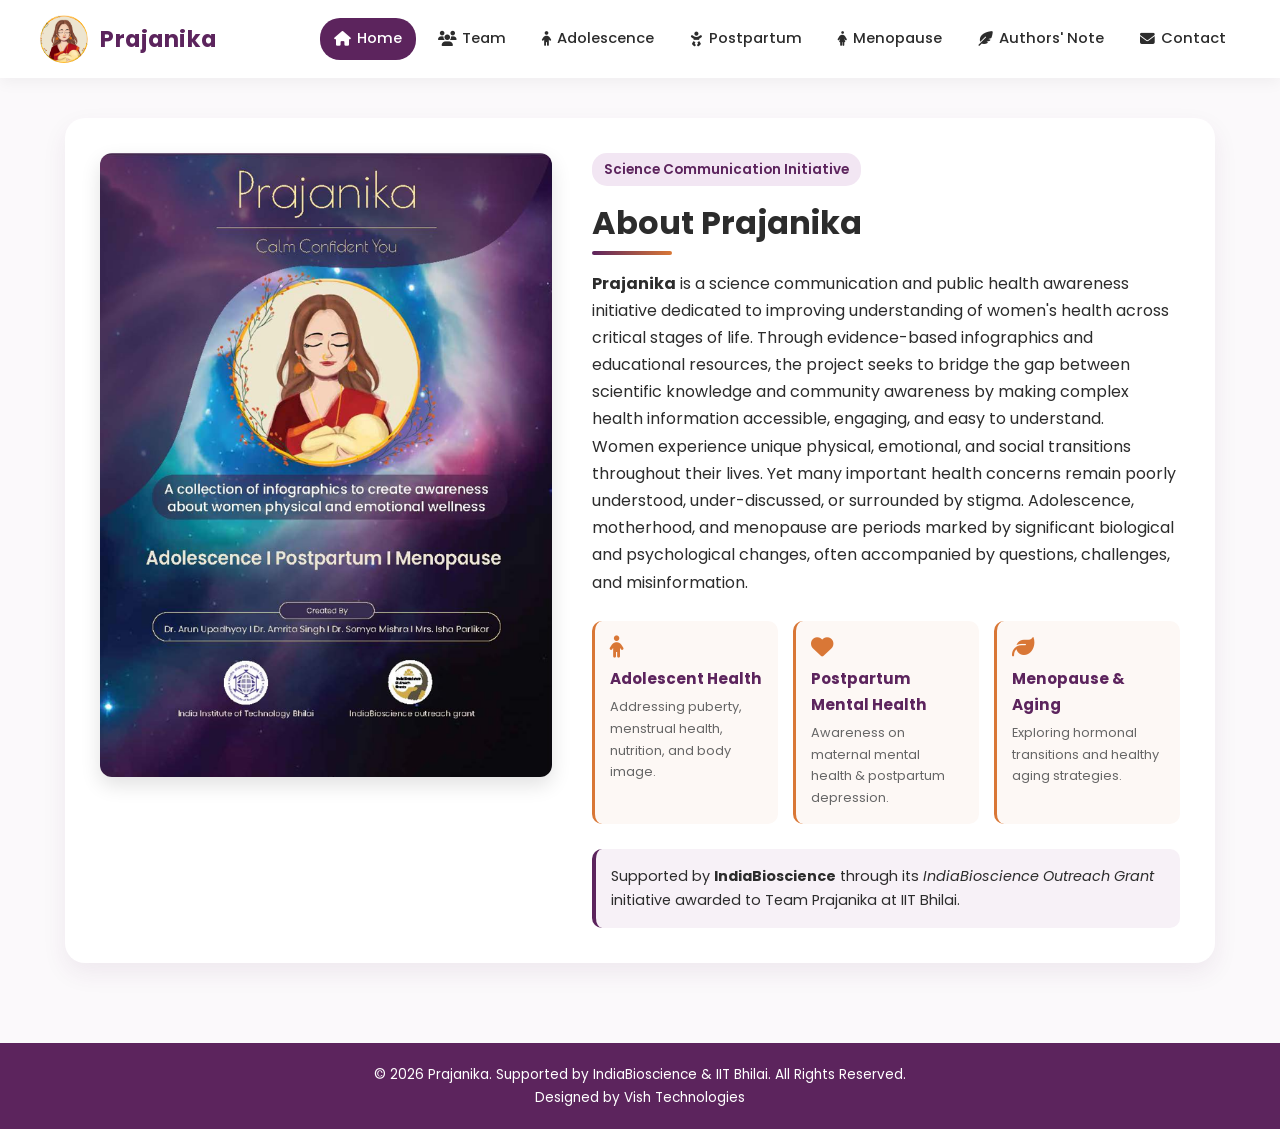
<file: index.html>
<!DOCTYPE html>
<html lang="en">
<head>
    <meta charset="UTF-8">
    <meta name="viewport" content="width=device-width, initial-scale=1.0">
    <title>Home - Prajanika</title>
    <link rel="stylesheet" href="style.css">
    <link rel="stylesheet" href="https://cdnjs.cloudflare.com/ajax/libs/font-awesome/6.4.0/css/all.min.css">
</head>
<body>

    <!-- Top Navigation Bar -->
    <header class="navbar-header">
        <div class="nav-container">
            <div class="logo-area">
                <a href="index.html">
                    <img src="images/logo.png" alt="Prajanika Logo" class="brand-logo" onerror="this.src='https://via.placeholder.com/45?text=P';">
                    <span class="brand-title">Prajanika</span>
                </a>
            </div>
            <nav>
                <ul class="nav-menu" id="navMenu">
                    <li><a href="index.html" class="nav-link active"><i class="fas fa-home"></i> Home</a></li>
                    <li><a href="team.html" class="nav-link"><i class="fas fa-users"></i> Team</a></li>
                    <li><a href="adolescence.html" class="nav-link"><i class="fas fa-child"></i> Adolescence</a></li>
                    <li><a href="postpartum.html" class="nav-link"><i class="fas fa-baby"></i> Postpartum</a></li>
                    <li><a href="menopause.html" class="nav-link"><i class="fas fa-female"></i> Menopause</a></li>
                    <li><a href="authors-note.html" class="nav-link"><i class="fas fa-feather-alt"></i> Authors' Note</a></li>
                    <li><a href="contact.html" class="nav-link"><i class="fas fa-envelope"></i> Contact</a></li>
                </ul>
            </nav>
            <div class="mobile-toggle" id="mobileToggle">
                <i class="fas fa-bars"></i>
            </div>
        </div>
    </header>

    <!-- MAIN HOME CONTENT -->
    <main class="page-container hero-layout">
        <div class="hero-image-side">
            <img src="images/H0.png" alt="Prajanika Overview Poster" class="featured-poster">
        </div>
        <div class="hero-text-side">
            <span class="badge">Science Communication Initiative</span>
            <h1>About Prajanika</h1>
            <div class="gradient-line"></div>
            <p><strong>Prajanika</strong> is a science communication and public health awareness initiative dedicated to improving understanding of women's health across critical stages of life. Through evidence-based infographics and educational resources, the project seeks to bridge the gap between scientific knowledge and community awareness by making complex health information accessible, engaging, and easy to understand.</p>
            <p>Women experience unique physical, emotional, and social transitions throughout their lives. Yet many important health concerns remain poorly understood, under-discussed, or surrounded by stigma. Adolescence, motherhood, and menopause are periods marked by significant biological and psychological changes, often accompanied by questions, challenges, and misinformation.</p>
            
            <div class="thematic-boxes">
                <div class="t-box">
                    <i class="fas fa-child"></i>
                    <h4>Adolescent Health</h4>
                    <p>Addressing puberty, menstrual health, nutrition, and body image.</p>
                </div>
                <div class="t-box">
                    <i class="fas fa-heart"></i>
                    <h4>Postpartum Mental Health</h4>
                    <p>Awareness on maternal mental health & postpartum depression.</p>
                </div>
                <div class="t-box">
                    <i class="fas fa-leaf"></i>
                    <h4>Menopause & Aging</h4>
                    <p>Exploring hormonal transitions and healthy aging strategies.</p>
                </div>
            </div>

            <div class="grant-footer">
                <p>Supported by <strong>IndiaBioscience</strong> through its <em>IndiaBioscience Outreach Grant</em> initiative awarded to Team Prajanika at IIT Bhilai.</p>
            </div>
        </div>
    </main>

    <!-- Footer -->
    <footer class="site-footer">
        <div class="footer-container">
            <p>&copy; 2026 Prajanika. Supported by IndiaBioscience & IIT Bhilai. All Rights Reserved.</p>
                       <p>Designed by Vish Technologies</p>
        </div>
    </footer>

    <script src="script.js"></script>
</body>
</html>
</file>
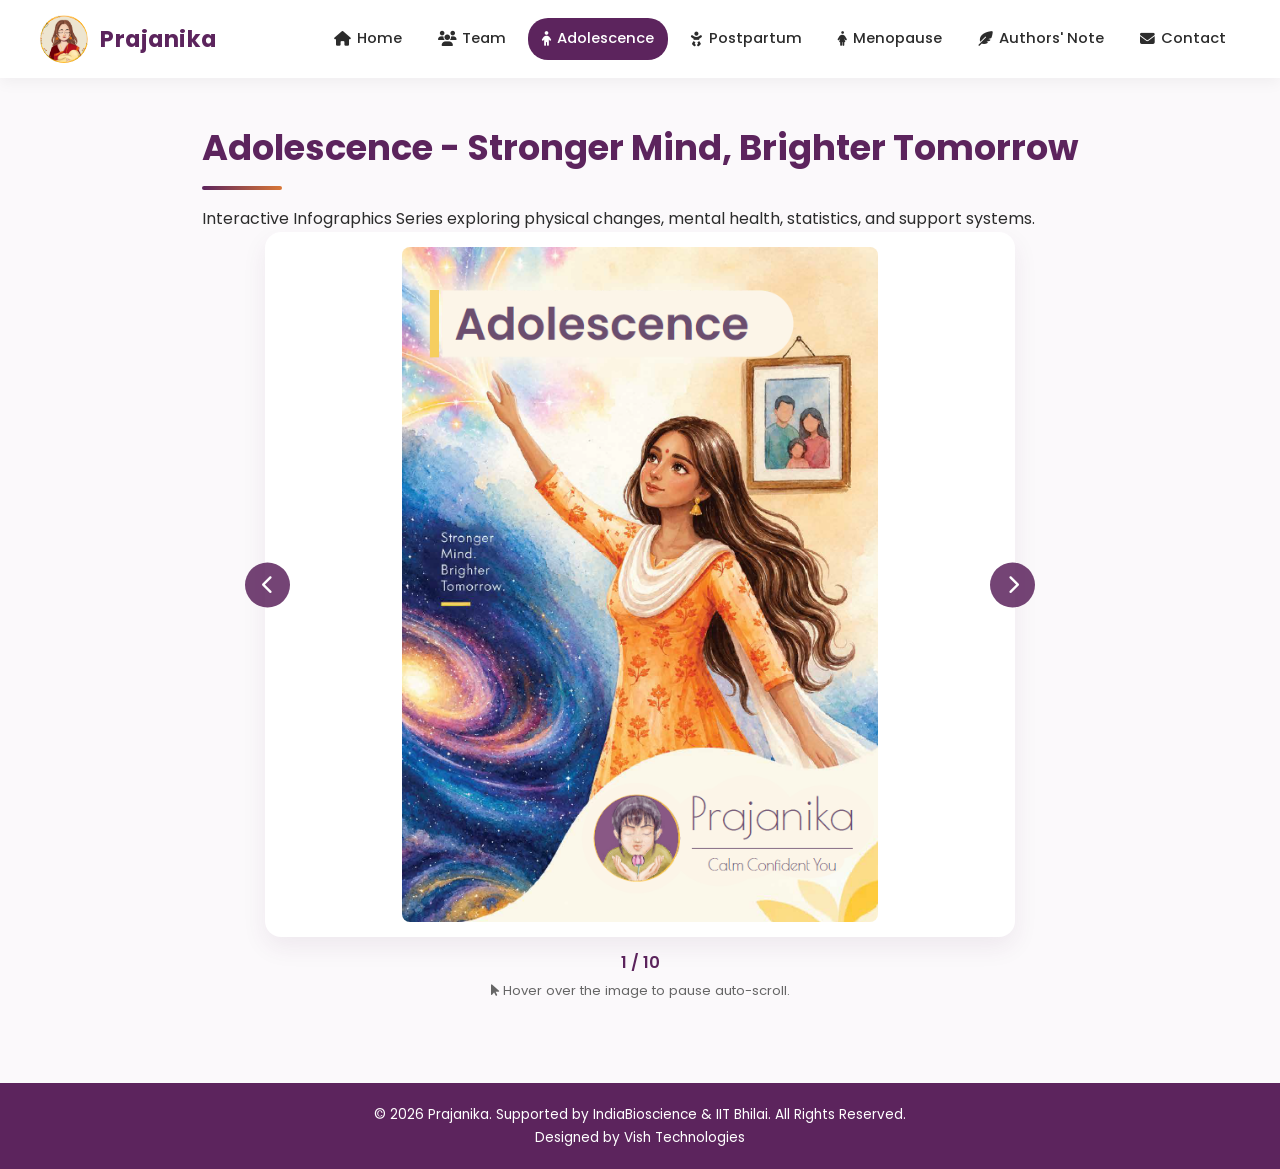
<file: adolescence.html>
<!DOCTYPE html>
<html lang="en">
<head>
    <meta charset="UTF-8">
    <meta name="viewport" content="width=device-width, initial-scale=1.0">
    <title>Adolescence - Prajanika</title>
    <link rel="stylesheet" href="style.css">
    <link rel="stylesheet" href="https://cdnjs.cloudflare.com/ajax/libs/font-awesome/6.4.0/css/all.min.css">
</head>
<body>

    <header class="navbar-header">
        <div class="nav-container">
            <div class="logo-area">
                <a href="index.html">
                    <img src="images/logo.png" alt="Prajanika Logo" class="brand-logo" onerror="this.src='https://via.placeholder.com/45?text=P';">
                    <span class="brand-title">Prajanika</span>
                </a>
            </div>
            <nav>
                <ul class="nav-menu" id="navMenu">
                    <li><a href="index.html" class="nav-link"><i class="fas fa-home"></i> Home</a></li>
                    <li><a href="team.html" class="nav-link"><i class="fas fa-users"></i> Team</a></li>
                    <li><a href="adolescence.html" class="nav-link active"><i class="fas fa-child"></i> Adolescence</a></li>
                    <li><a href="postpartum.html" class="nav-link"><i class="fas fa-baby"></i> Postpartum</a></li>
                    <li><a href="menopause.html" class="nav-link"><i class="fas fa-female"></i> Menopause</a></li>
                    <li><a href="authors-note.html" class="nav-link"><i class="fas fa-feather-alt"></i> Authors' Note</a></li>
                    <li><a href="contact.html" class="nav-link"><i class="fas fa-envelope"></i> Contact</a></li>
                </ul>
            </nav>
            <div class="mobile-toggle" id="mobileToggle"><i class="fas fa-bars"></i></div>
        </div>
    </header>

    <main class="page-container">
        <div class="section-header">
            <h2>Adolescence - Stronger Mind, Brighter Tomorrow</h2>
            <div class="gradient-line"></div>
            <p>Interactive Infographics Series exploring physical changes, mental health, statistics, and support systems.</p>
        </div>

        <div class="carousel-container">
            <button class="carousel-btn prev-btn"><i class="fas fa-chevron-left"></i></button>
            <div class="carousel-slide-area">
                <img src="images/A0.png" alt="Adolescence Cover" class="active-slide">
                <img src="images/A1.png" alt="A Journey From Childhood to Adulthood">
                <img src="images/A2.png" alt="Adolescence Physical & Hormonal Changes">
                <img src="images/A3.png" alt="Problems in Girls During Adolescence">
                <img src="images/A4.png" alt="Mental Health & Stress in Adolescence">
                <img src="images/A5.png" alt="Adolescence Statistics">
                <img src="images/A6.png" alt="India VS Global Statistics">
                <img src="images/A7.png" alt="Role of Parents">
                <img src="images/A8.png" alt="Role of Teachers">
                <img src="images/A9.png" alt="Combined Parents-Teachers-School Model">
            </div>
            <button class="carousel-btn next-btn"><i class="fas fa-chevron-right"></i></button>
        </div>
        <div class="carousel-counter"><span class="current-idx">1</span> / 10</div>
        <p class="hover-note"><i class="fas fa-mouse-pointer"></i> Hover over the image to pause auto-scroll.</p>
    </main>

    <footer class="site-footer">
        <div class="footer-container">
             <p>&copy; 2026 Prajanika. Supported by IndiaBioscience & IIT Bhilai. All Rights Reserved.</p>
                       <p>Designed by Vish Technologies</p>
        </div>
    </footer>
    <script src="script.js"></script>
</body>
</html>
</file>
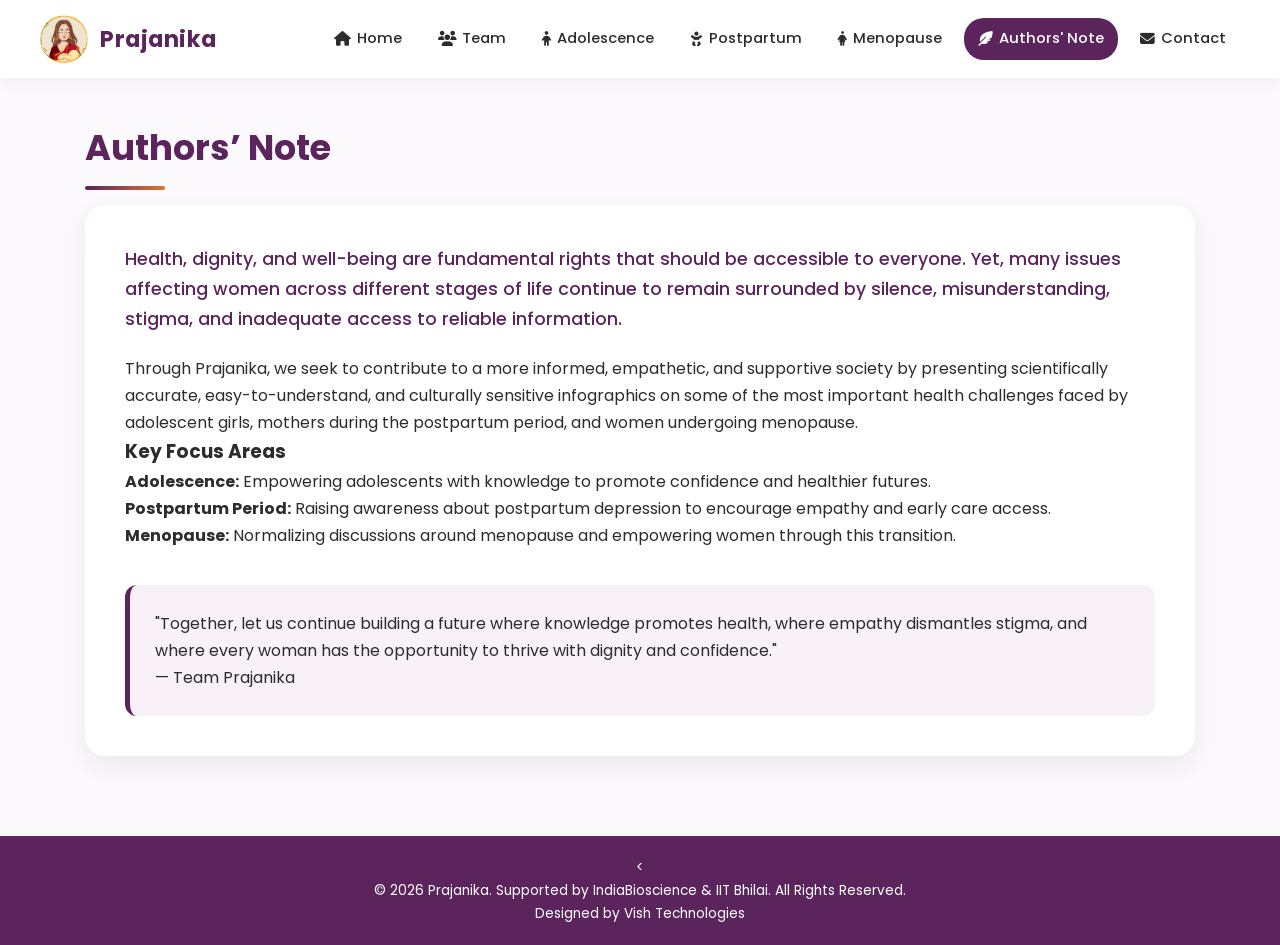
<file: authors-note.html>
<!DOCTYPE html>
<html lang="en">
<head>
    <meta charset="UTF-8">
    <meta name="viewport" content="width=device-width, initial-scale=1.0">
    <title>Authors' Note - Prajanika</title>
    <link rel="stylesheet" href="style.css">
    <link rel="stylesheet" href="https://cdnjs.cloudflare.com/ajax/libs/font-awesome/6.4.0/css/all.min.css">
</head>
<body>

    <header class="navbar-header">
        <div class="nav-container">
            <div class="logo-area">
                <a href="index.html">
                    <img src="images/logo.png" alt="Prajanika Logo" class="brand-logo" onerror="this.src='https://via.placeholder.com/45?text=P';">
                    <span class="brand-title">Prajanika</span>
                </a>
            </div>
            <nav>
                <ul class="nav-menu" id="navMenu">
                    <li><a href="index.html" class="nav-link"><i class="fas fa-home"></i> Home</a></li>
                    <li><a href="team.html" class="nav-link"><i class="fas fa-users"></i> Team</a></li>
                    <li><a href="adolescence.html" class="nav-link"><i class="fas fa-child"></i> Adolescence</a></li>
                    <li><a href="postpartum.html" class="nav-link"><i class="fas fa-baby"></i> Postpartum</a></li>
                    <li><a href="menopause.html" class="nav-link"><i class="fas fa-female"></i> Menopause</a></li>
                    <li><a href="authors-note.html" class="nav-link active"><i class="fas fa-feather-alt"></i> Authors' Note</a></li>
                    <li><a href="contact.html" class="nav-link"><i class="fas fa-envelope"></i> Contact</a></li>
                </ul>
            </nav>
            <div class="mobile-toggle" id="mobileToggle"><i class="fas fa-bars"></i></div>
        </div>
    </header>

    <main class="page-container authors-wrapper">
        <div class="section-header">
            <h2>Authors’ Note</h2>
            <div class="gradient-line"></div>
        </div>
        
        <div class="note-card">
            <p class="lead-text">Health, dignity, and well-being are fundamental rights that should be accessible to everyone. Yet, many issues affecting women across different stages of life continue to remain surrounded by silence, misunderstanding, stigma, and inadequate access to reliable information.</p>
            <p>Through Prajanika, we seek to contribute to a more informed, empathetic, and supportive society by presenting scientifically accurate, easy-to-understand, and culturally sensitive infographics on some of the most important health challenges faced by adolescent girls, mothers during the postpartum period, and women undergoing menopause.</p>
            
            <h3>Key Focus Areas</h3>
            <p><strong>Adolescence:</strong> Empowering adolescents with knowledge to promote confidence and healthier futures.</p>
            <p><strong>Postpartum Period:</strong> Raising awareness about postpartum depression to encourage empathy and early care access.</p>
            <p><strong>Menopause:</strong> Normalizing discussions around menopause and empowering women through this transition.</p>
            
            <div class="note-quote">
                <p>"Together, let us continue building a future where knowledge promotes health, where empathy dismantles stigma, and where every woman has the opportunity to thrive with dignity and confidence."</p>
                <span>— Team Prajanika</span>
            </div>
        </div>
    </main>

    <footer class="site-footer">
        <div class="footer-container">
            < <p>&copy; 2026 Prajanika. Supported by IndiaBioscience & IIT Bhilai. All Rights Reserved.</p>
                       <p>Designed by Vish Technologies</p>
        </div>
    </footer>
    <script src="script.js"></script>
</body>
</html>
</file>
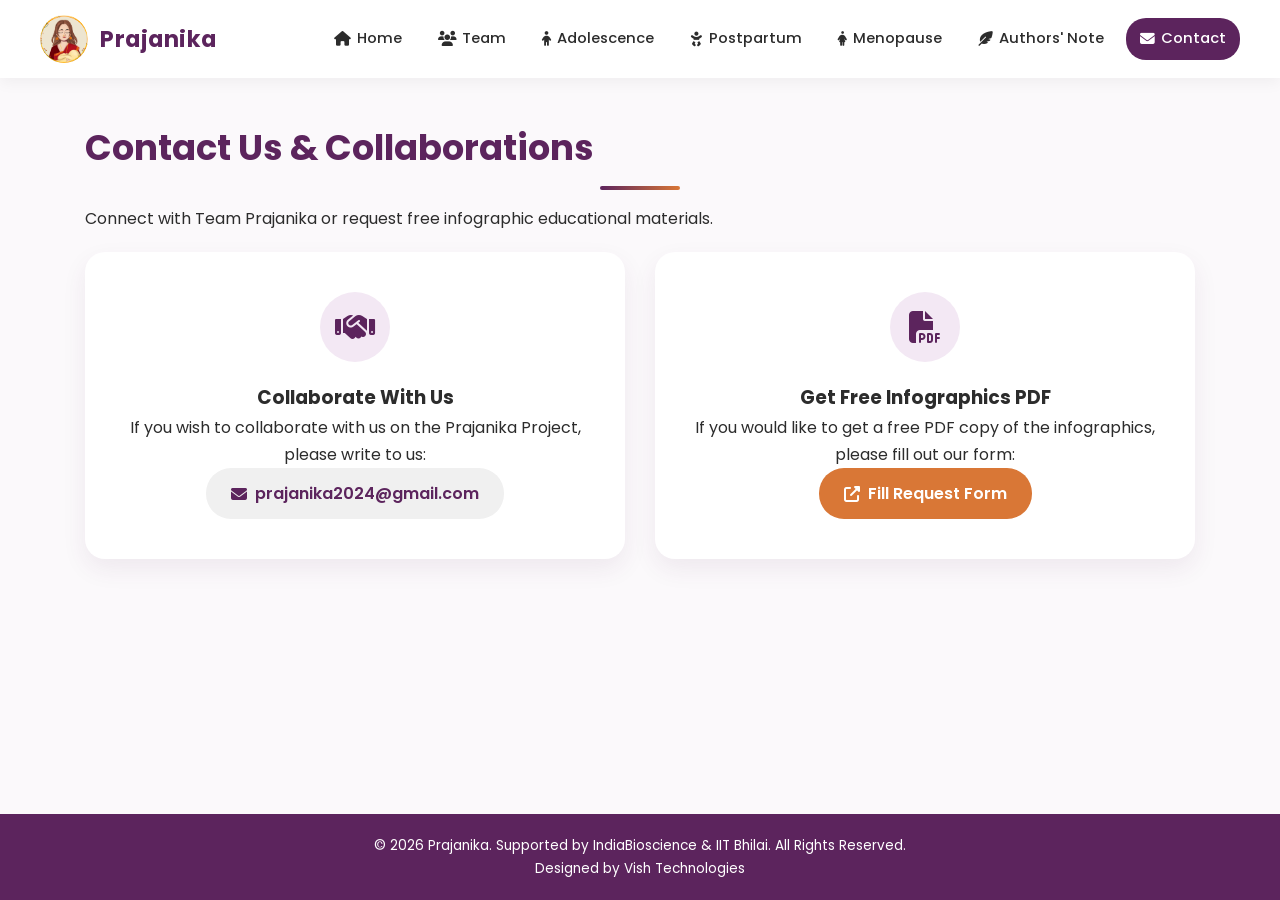
<file: contact.html>
<!DOCTYPE html>
<html lang="en">
<head>
    <meta charset="UTF-8">
    <meta name="viewport" content="width=device-width, initial-scale=1.0">
    <title>Contact - Prajanika</title>
    <link rel="stylesheet" href="style.css">
    <link rel="stylesheet" href="https://cdnjs.cloudflare.com/ajax/libs/font-awesome/6.4.0/css/all.min.css">
</head>
<body>

    <header class="navbar-header">
        <div class="nav-container">
            <div class="logo-area">
                <a href="index.html">
                    <img src="images/logo.png" alt="Prajanika Logo" class="brand-logo" onerror="this.src='https://via.placeholder.com/45?text=P';">
                    <span class="brand-title">Prajanika</span>
                </a>
            </div>
            <nav>
                <ul class="nav-menu" id="navMenu">
                    <li><a href="index.html" class="nav-link"><i class="fas fa-home"></i> Home</a></li>
                    <li><a href="team.html" class="nav-link"><i class="fas fa-users"></i> Team</a></li>
                    <li><a href="adolescence.html" class="nav-link"><i class="fas fa-child"></i> Adolescence</a></li>
                    <li><a href="postpartum.html" class="nav-link"><i class="fas fa-baby"></i> Postpartum</a></li>
                    <li><a href="menopause.html" class="nav-link"><i class="fas fa-female"></i> Menopause</a></li>
                    <li><a href="authors-note.html" class="nav-link"><i class="fas fa-feather-alt"></i> Authors' Note</a></li>
                    <li><a href="contact.html" class="nav-link active"><i class="fas fa-envelope"></i> Contact</a></li>
                </ul>
            </nav>
            <div class="mobile-toggle" id="mobileToggle"><i class="fas fa-bars"></i></div>
        </div>
    </header>

    <main class="page-container contact-wrapper">
        <div class="section-header center">
            <h2>Contact Us & Collaborations</h2>
            <div class="gradient-line center-line"></div>
            <p>Connect with Team Prajanika or request free infographic educational materials.</p>
        </div>

        <div class="contact-cards-grid">
            <div class="contact-card">
                <div class="contact-icon"><i class="fas fa-handshake"></i></div>
                <h3>Collaborate With Us</h3>
                <p>If you wish to collaborate with us on the Prajanika Project, please write to us:</p>
                <a href="mailto:prajanika2024@gmail.com" class="contact-btn">
                    <i class="fas fa-envelope"></i> prajanika2024@gmail.com
                </a>
            </div>

            <div class="contact-card highlight-card">
                <div class="contact-icon"><i class="fas fa-file-pdf"></i></div>
                <h3>Get Free Infographics PDF</h3>
                <p>If you would like to get a free PDF copy of the infographics, please fill out our form:</p>
                <a href="https://forms.gle/YxVhJnhLqwLGsRku7" target="_blank" class="contact-btn primary-btn">
                    <i class="fas fa-external-link-alt"></i> Fill Request Form
                </a>
            </div>
        </div>
    </main>

    <footer class="site-footer">
        <div class="footer-container">
            <p>&copy; 2026 Prajanika. Supported by IndiaBioscience & IIT Bhilai. All Rights Reserved.</p>
                       <p>Designed by Vish Technologies</p>
        </div>
    </footer>
    <script src="script.js"></script>
</body>
</html>
</file>
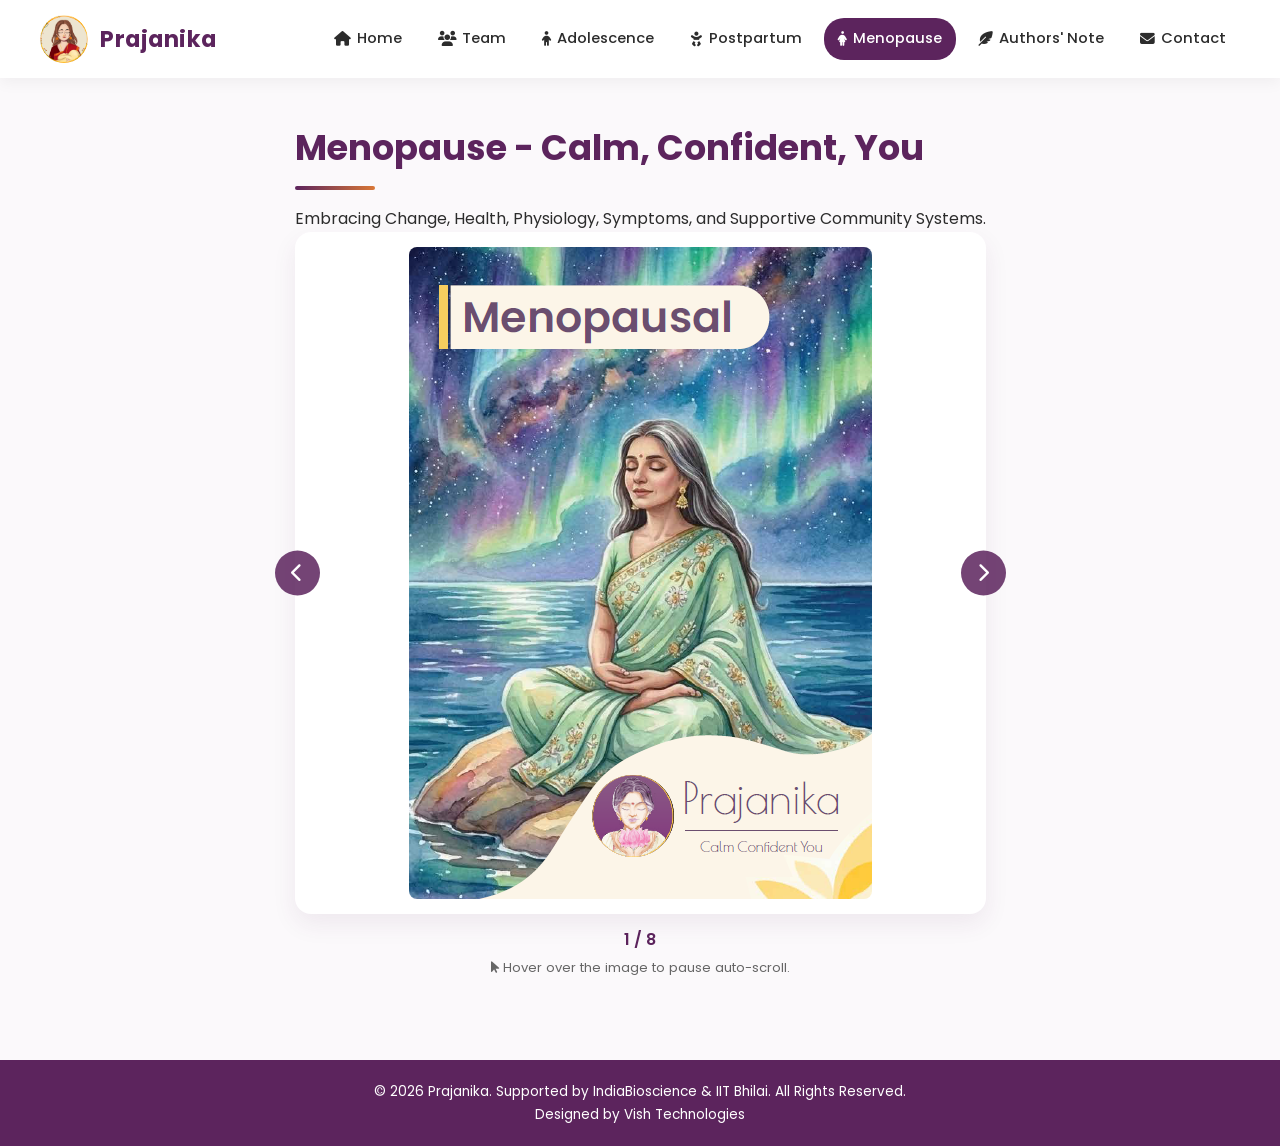
<file: menopause.html>
<!DOCTYPE html>
<html lang="en">
<head>
    <meta charset="UTF-8">
    <meta name="viewport" content="width=device-width, initial-scale=1.0">
    <title>Menopause - Prajanika</title>
    <link rel="stylesheet" href="style.css">
    <link rel="stylesheet" href="https://cdnjs.cloudflare.com/ajax/libs/font-awesome/6.4.0/css/all.min.css">
</head>
<body>

    <header class="navbar-header">
        <div class="nav-container">
            <div class="logo-area">
                <a href="index.html">
                    <img src="images/logo.png" alt="Prajanika Logo" class="brand-logo" onerror="this.src='https://via.placeholder.com/45?text=P';">
                    <span class="brand-title">Prajanika</span>
                </a>
            </div>
            <nav>
                <ul class="nav-menu" id="navMenu">
                    <li><a href="index.html" class="nav-link"><i class="fas fa-home"></i> Home</a></li>
                    <li><a href="team.html" class="nav-link"><i class="fas fa-users"></i> Team</a></li>
                    <li><a href="adolescence.html" class="nav-link"><i class="fas fa-child"></i> Adolescence</a></li>
                    <li><a href="postpartum.html" class="nav-link"><i class="fas fa-baby"></i> Postpartum</a></li>
                    <li><a href="menopause.html" class="nav-link active"><i class="fas fa-female"></i> Menopause</a></li>
                    <li><a href="authors-note.html" class="nav-link"><i class="fas fa-feather-alt"></i> Authors' Note</a></li>
                    <li><a href="contact.html" class="nav-link"><i class="fas fa-envelope"></i> Contact</a></li>
                </ul>
            </nav>
            <div class="mobile-toggle" id="mobileToggle"><i class="fas fa-bars"></i></div>
        </div>
    </header>

    <main class="page-container">
        <div class="section-header">
            <h2>Menopause - Calm, Confident, You</h2>
            <div class="gradient-line"></div>
            <p>Embracing Change, Health, Physiology, Symptoms, and Supportive Community Systems.</p>
        </div>

        <div class="carousel-container">
            <button class="carousel-btn prev-btn"><i class="fas fa-chevron-left"></i></button>
            <div class="carousel-slide-area">
                <img src="images/M0.png" alt="Menopause Cover" class="active-slide">
                <img src="images/M1.png" alt="Understanding a Natural Life Transition">
                <img src="images/M2.png" alt="Physiology of Menopause">
                <img src="images/M3.png" alt="Recognizing Symptoms">
                <img src="images/M4.png" alt="Clinical Manifestations">
                <img src="images/M5.png" alt="Management and Treatment">
                <img src="images/M6.png" alt="Support Makes the Difference">
                <img src="images/M7.png" alt="Creating Supportive Communities">
            </div>
            <button class="carousel-btn next-btn"><i class="fas fa-chevron-right"></i></button>
        </div>
        <div class="carousel-counter"><span class="current-idx">1</span> / 8</div>
        <p class="hover-note"><i class="fas fa-mouse-pointer"></i> Hover over the image to pause auto-scroll.</p>
    </main>

    <footer class="site-footer">
        <div class="footer-container">
            <p>&copy; 2026 Prajanika. Supported by IndiaBioscience & IIT Bhilai. All Rights Reserved.</p>
                       <p>Designed by Vish Technologies</p>
        </div>
    </footer>
    <script src="script.js"></script>
</body>
</html>
</file>
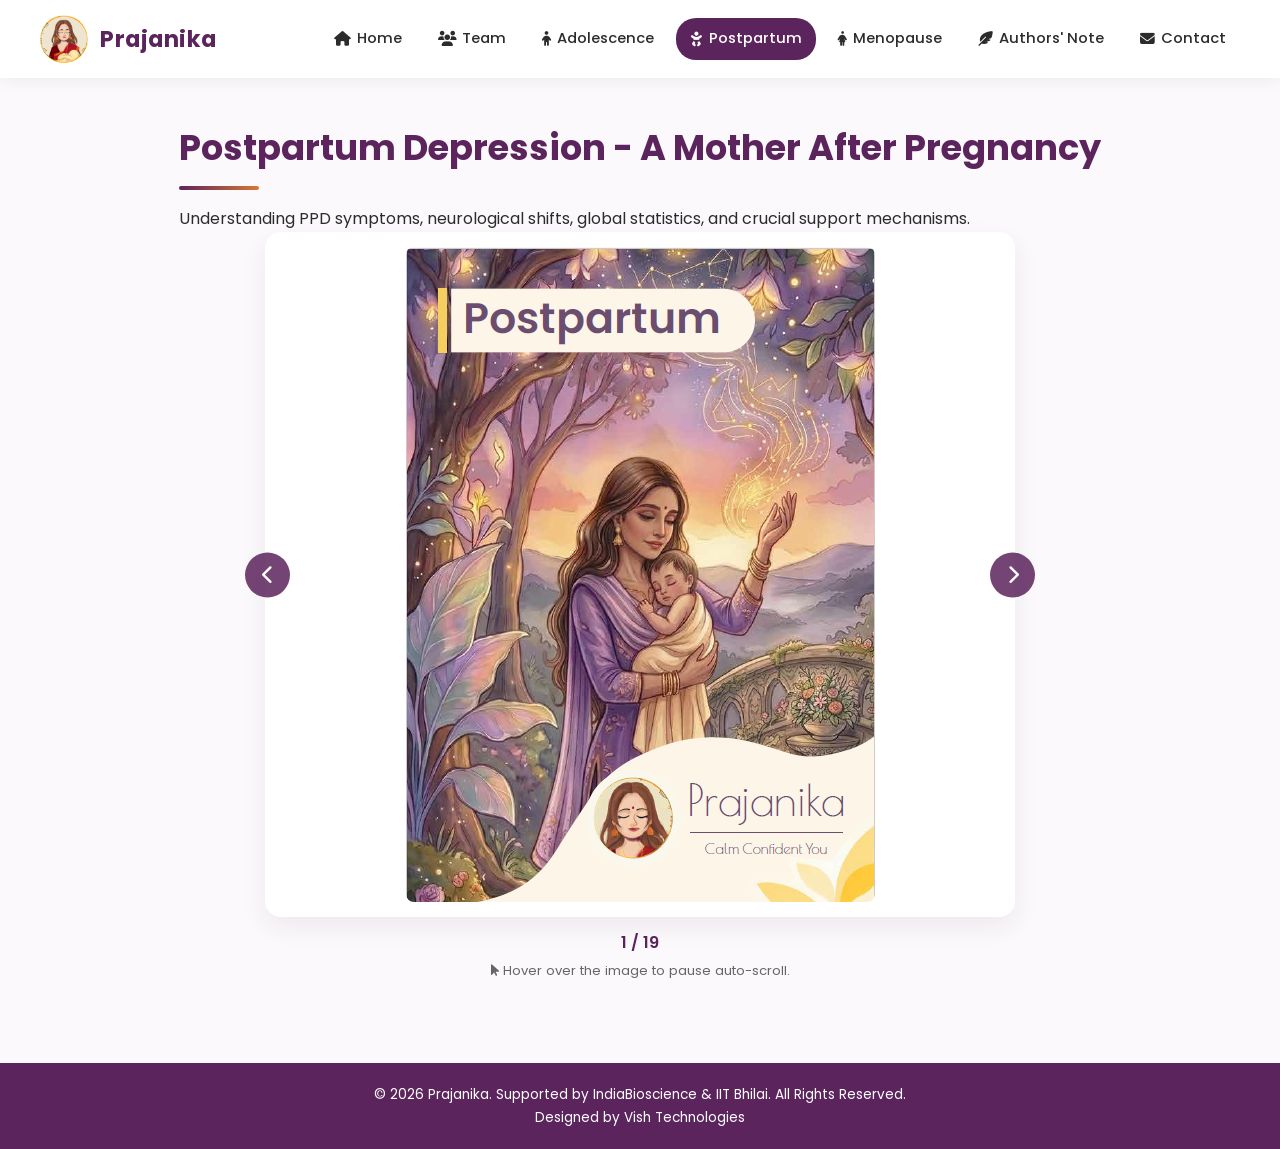
<file: postpartum.html>
<!DOCTYPE html>
<html lang="en">
<head>
    <meta charset="UTF-8">
    <meta name="viewport" content="width=device-width, initial-scale=1.0">
    <title>Postpartum - Prajanika</title>
    <link rel="stylesheet" href="style.css">
    <link rel="stylesheet" href="https://cdnjs.cloudflare.com/ajax/libs/font-awesome/6.4.0/css/all.min.css">
</head>
<body>

    <header class="navbar-header">
        <div class="nav-container">
            <div class="logo-area">
                <a href="index.html">
                    <img src="images/logo.png" alt="Prajanika Logo" class="brand-logo" onerror="this.src='https://via.placeholder.com/45?text=P';">
                    <span class="brand-title">Prajanika</span>
                </a>
            </div>
            <nav>
                <ul class="nav-menu" id="navMenu">
                    <li><a href="index.html" class="nav-link"><i class="fas fa-home"></i> Home</a></li>
                    <li><a href="team.html" class="nav-link"><i class="fas fa-users"></i> Team</a></li>
                    <li><a href="adolescence.html" class="nav-link"><i class="fas fa-child"></i> Adolescence</a></li>
                    <li><a href="postpartum.html" class="nav-link active"><i class="fas fa-baby"></i> Postpartum</a></li>
                    <li><a href="menopause.html" class="nav-link"><i class="fas fa-female"></i> Menopause</a></li>
                    <li><a href="authors-note.html" class="nav-link"><i class="fas fa-feather-alt"></i> Authors' Note</a></li>
                    <li><a href="contact.html" class="nav-link"><i class="fas fa-envelope"></i> Contact</a></li>
                </ul>
            </nav>
            <div class="mobile-toggle" id="mobileToggle"><i class="fas fa-bars"></i></div>
        </div>
    </header>

    <main class="page-container">
        <div class="section-header">
            <h2>Postpartum Depression - A Mother After Pregnancy</h2>
            <div class="gradient-line"></div>
            <p>Understanding PPD symptoms, neurological shifts, global statistics, and crucial support mechanisms.</p>
        </div>

        <div class="carousel-container">
            <button class="carousel-btn prev-btn"><i class="fas fa-chevron-left"></i></button>
            <div class="carousel-slide-area">
                <img src="images/P0.png" alt="Postpartum Cover" class="active-slide">
                <img src="images/P1.png" alt="Postpartum P1">
                <img src="images/P2.png" alt="Postpartum P2">
                <img src="images/P3.png" alt="Postpartum P3">
                <img src="images/P4.png" alt="Postpartum P4">
                <img src="images/P5.png" alt="Postpartum P5">
                <img src="images/P6.png" alt="Postpartum P6">
                <img src="images/P7.png" alt="Postpartum P7">
                <img src="images/P8.png" alt="Postpartum P8">
                <img src="images/P9.png" alt="Postpartum P9">
                <img src="images/P10.png" alt="Postpartum P10">
                <img src="images/P11.png" alt="Postpartum P11">
                <img src="images/P12.png" alt="Postpartum P12">
                <img src="images/P13.png" alt="Postpartum P13">
                <img src="images/P14.png" alt="Postpartum P14">
                <img src="images/P15.png" alt="Postpartum P15">
                <img src="images/P16.png" alt="Postpartum P16">
                <img src="images/P17.png" alt="Postpartum P17">
                <img src="images/P18.png" alt="Postpartum P18">
            </div>
            <button class="carousel-btn next-btn"><i class="fas fa-chevron-right"></i></button>
        </div>
        <div class="carousel-counter"><span class="current-idx">1</span> / 19</div>
        <p class="hover-note"><i class="fas fa-mouse-pointer"></i> Hover over the image to pause auto-scroll.</p>
    </main>

    <footer class="site-footer">
        <div class="footer-container">
             <p>&copy; 2026 Prajanika. Supported by IndiaBioscience & IIT Bhilai. All Rights Reserved.</p>
                       <p>Designed by Vish Technologies</p>
        </div>
    </footer>
    <script src="script.js"></script>
</body>
</html>
</file>
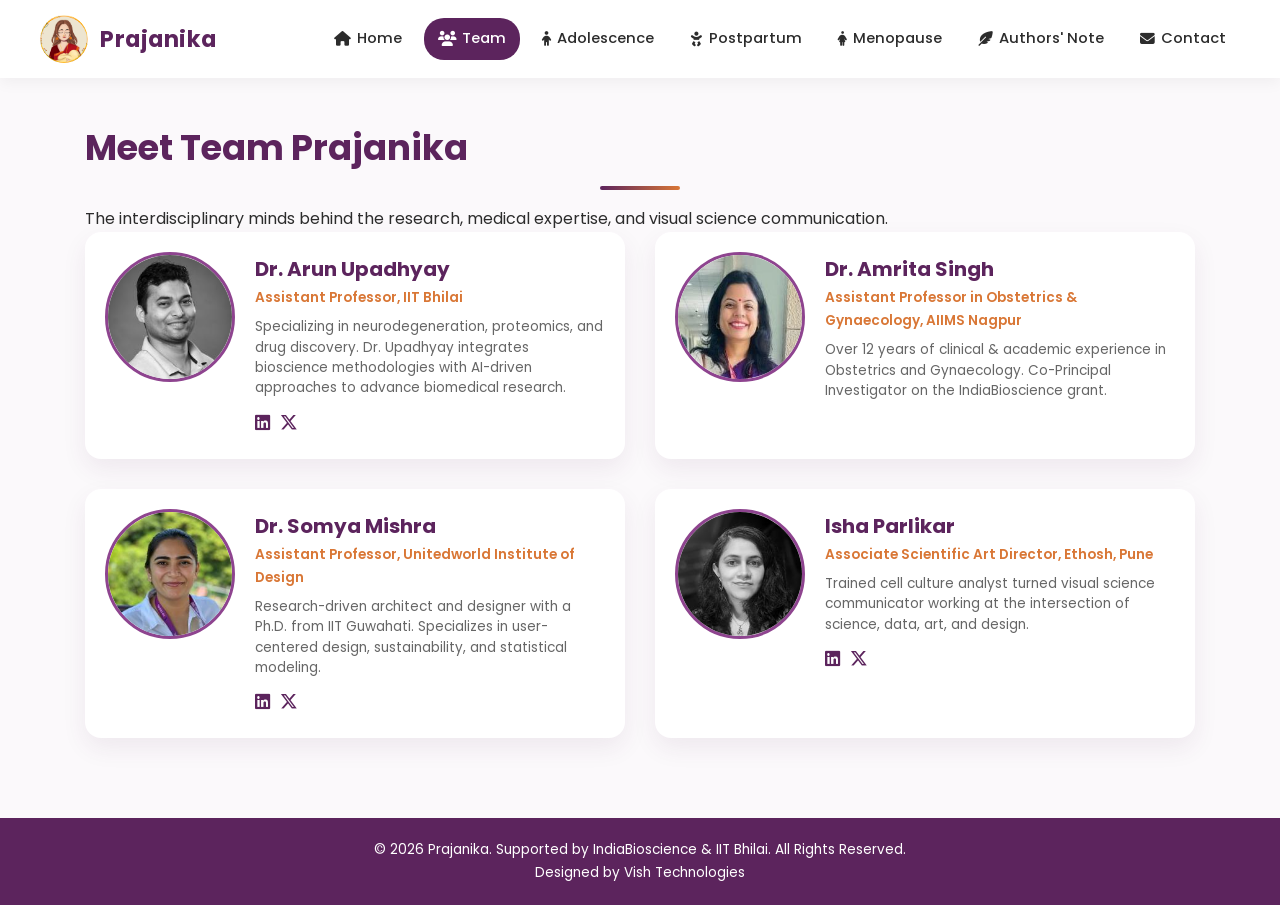
<file: team.html>
<!DOCTYPE html>
<html lang="en">
<head>
    <meta charset="UTF-8">
    <meta name="viewport" content="width=device-width, initial-scale=1.0">
    <title>Team - Prajanika</title>
    <link rel="stylesheet" href="style.css">
    <link rel="stylesheet" href="https://cdnjs.cloudflare.com/ajax/libs/font-awesome/6.4.0/css/all.min.css">
</head>
<body>

    <header class="navbar-header">
        <div class="nav-container">
            <div class="logo-area">
                <a href="index.html">
                    <img src="images/logo.png" alt="Prajanika Logo" class="brand-logo" onerror="this.src='https://via.placeholder.com/45?text=P';">
                    <span class="brand-title">Prajanika</span>
                </a>
            </div>
            <nav>
                <ul class="nav-menu" id="navMenu">
                    <li><a href="index.html" class="nav-link"><i class="fas fa-home"></i> Home</a></li>
                    <li><a href="team.html" class="nav-link active"><i class="fas fa-users"></i> Team</a></li>
                    <li><a href="adolescence.html" class="nav-link"><i class="fas fa-child"></i> Adolescence</a></li>
                    <li><a href="postpartum.html" class="nav-link"><i class="fas fa-baby"></i> Postpartum</a></li>
                    <li><a href="menopause.html" class="nav-link"><i class="fas fa-female"></i> Menopause</a></li>
                    <li><a href="authors-note.html" class="nav-link"><i class="fas fa-feather-alt"></i> Authors' Note</a></li>
                    <li><a href="contact.html" class="nav-link"><i class="fas fa-envelope"></i> Contact</a></li>
                </ul>
            </nav>
            <div class="mobile-toggle" id="mobileToggle"><i class="fas fa-bars"></i></div>
        </div>
    </header>

    <main class="page-container">
        <div class="section-header center">
            <h2>Meet Team Prajanika</h2>
            <div class="gradient-line center-line"></div>
            <p>The interdisciplinary minds behind the research, medical expertise, and visual science communication.</p>
        </div>

        <div class="team-grid">
            <div class="team-card">
                <div class="member-img-wrap"><img src="images/Arun Upadhyay.jpg" alt="Dr. Arun Upadhyay"></div>
                <div class="member-details">
                    <h3>Dr. Arun Upadhyay</h3>
                    <span class="designation">Assistant Professor, IIT Bhilai</span>
                    <p class="bio">Specializing in neurodegeneration, proteomics, and drug discovery. Dr. Upadhyay integrates bioscience methodologies with AI-driven approaches to advance biomedical research.</p>
                    <div class="social-links">
                        <a href="https://linkedin.com/in/arun-kumar-upadhyay-a7a91423" target="_blank"><i class="fab fa-linkedin"></i></a>
                        <a href="https://x.com/arkya" target="_blank"><i class="fab fa-x-twitter"></i></a>
                    </div>
                </div>
            </div>

            <div class="team-card">
                <div class="member-img-wrap"><img src="images/Amrita Singh.jpg" alt="Dr. Amrita Singh"></div>
                <div class="member-details">
                    <h3>Dr. Amrita Singh</h3>
                    <span class="designation">Assistant Professor in Obstetrics & Gynaecology, AIIMS Nagpur</span>
                    <p class="bio">Over 12 years of clinical & academic experience in Obstetrics and Gynaecology. Co-Principal Investigator on the IndiaBioscience grant.</p>
                </div>
            </div>

            <div class="team-card">
                <div class="member-img-wrap"><img src="images/Somya Mishra.jpg" alt="Dr. Somya Mishra"></div>
                <div class="member-details">
                    <h3>Dr. Somya Mishra</h3>
                    <span class="designation">Assistant Professor, Unitedworld Institute of Design</span>
                    <p class="bio">Research-driven architect and designer with a Ph.D. from IIT Guwahati. Specializes in user-centered design, sustainability, and statistical modeling.</p>
                    <div class="social-links">
                        <a href="https://www.linkedin.com/in/somyammishra" target="_blank"><i class="fab fa-linkedin"></i></a>
                        <a href="https://x.com/MsomyaM" target="_blank"><i class="fab fa-x-twitter"></i></a>
                    </div>
                </div>
            </div>

            <div class="team-card">
                <div class="member-img-wrap"><img src="images/Isha parlikar.jpg" alt="Isha Parlikar"></div>
                <div class="member-details">
                    <h3>Isha Parlikar</h3>
                    <span class="designation">Associate Scientific Art Director, Ethosh, Pune</span>
                    <p class="bio">Trained cell culture analyst turned visual science communicator working at the intersection of science, data, art, and design.</p>
                    <div class="social-links">
                        <a href="https://linkedin.com/in/ishaparlikar" target="_blank"><i class="fab fa-linkedin"></i></a>
                        <a href="https://x.com/ishapniti" target="_blank"><i class="fab fa-x-twitter"></i></a>
                    </div>
                </div>
            </div>
        </div>
    </main>

    <footer class="site-footer">
        <div class="footer-container">
             <p>&copy; 2026 Prajanika. Supported by IndiaBioscience & IIT Bhilai. All Rights Reserved.</p>
                       <p>Designed by Vish Technologies</p>
        </div>
    </footer>
    <script src="script.js"></script>
</body>
</html>
</file>
<file: style.css>
@import url('https://fonts.googleapis.com/css2?family=Poppins:wght@300;400;500;600;700&display=swap');

:root {
    --primary-color: #5c245d;
    --primary-light: #8e448f;
    --accent-color: #d97736;
    --bg-light: #fbf9fb;
    --text-dark: #2c2c2c;
    --text-muted: #666666;
    --white: #ffffff;
    --card-shadow: 0 10px 25px rgba(92, 36, 93, 0.08);
}

* {
    margin: 0;
    padding: 0;
    box-sizing: border-box;
    font-family: 'Poppins', sans-serif;
}

body {
    background-color: var(--bg-light);
    color: var(--text-dark);
    line-height: 1.7;
    min-height: 100vh;
    display: flex;
    flex-direction: column;
}

.navbar-header {
    background: var(--white);
    position: sticky;
    top: 0;
    z-index: 1000;
    box-shadow: 0 4px 15px rgba(0,0,0,0.05);
}

.nav-container {
    max-width: 1250px;
    margin: 0 auto;
    display: flex;
    justify-content: space-between;
    align-items: center;
    padding: 15px 25px;
}

.logo-area a {
    display: flex;
    align-items: center;
    gap: 12px;
    text-decoration: none;
}

.brand-logo {
    height: 48px;
    width: auto;
    border-radius: 50%;
    object-fit: cover;
}

.brand-title {
    font-size: 1.4rem;
    font-weight: 700;
    color: var(--primary-color);
    letter-spacing: 0.5px;
}

.nav-menu {
    display: flex;
    list-style: none;
    gap: 8px;
}

.nav-link {
    text-decoration: none;
    color: var(--text-dark);
    font-weight: 500;
    padding: 8px 14px;
    border-radius: 20px;
    transition: all 0.3s ease;
    display: flex;
    align-items: center;
    gap: 6px;
    font-size: 0.92rem;
}

.nav-link:hover, .nav-link.active {
    background-color: var(--primary-color);
    color: var(--white);
}

.mobile-toggle {
    display: none;
    font-size: 1.5rem;
    color: var(--primary-color);
    cursor: pointer;
}

.page-container {
    max-width: 1150px;
    margin: 40px auto 80px auto;
    padding: 0 20px;
    flex: 1;
}

.section-header h2 {
    font-size: 2.2rem;
    color: var(--primary-color);
    margin-bottom: 8px;
}

.gradient-line {
    width: 80px;
    height: 4px;
    background: linear-gradient(to right, var(--primary-color), var(--accent-color));
    border-radius: 2px;
    margin-bottom: 15px;
}

.center-line { margin: 0 auto 15px auto; }

.hero-layout {
    display: grid;
    grid-template-columns: 1fr 1.3fr;
    gap: 40px;
    align-items: start;
    background: var(--white);
    padding: 35px;
    border-radius: 20px;
    box-shadow: var(--card-shadow);
}

.hero-image-side .featured-poster {
    width: 100%;
    border-radius: 12px;
    box-shadow: 0 8px 20px rgba(0,0,0,0.12);
}

.badge {
    background: #f2e6f3;
    color: var(--primary-color);
    font-size: 0.85rem;
    font-weight: 600;
    padding: 5px 12px;
    border-radius: 15px;
    display: inline-block;
    margin-bottom: 10px;
}

.thematic-boxes {
    display: grid;
    grid-template-columns: repeat(3, 1fr);
    gap: 15px;
    margin: 25px 0;
}

.t-box {
    background: #fdf8f5;
    padding: 15px;
    border-radius: 10px;
    border-left: 3px solid var(--accent-color);
}

.t-box i { font-size: 1.4rem; color: var(--accent-color); margin-bottom: 8px; }
.t-box h4 { font-size: 0.95rem; color: var(--primary-color); margin-bottom: 4px; }
.t-box p { font-size: 0.8rem; color: var(--text-muted); }

.grant-footer {
    background: #f7f1f7;
    padding: 15px;
    border-radius: 10px;
    border-left: 4px solid var(--primary-color);
    font-size: 0.9rem;
}

.team-grid {
    display: grid;
    grid-template-columns: repeat(2, 1fr);
    gap: 30px;
}

.team-card {
    background: var(--white);
    border-radius: 16px;
    box-shadow: var(--card-shadow);
    display: flex;
    gap: 20px;
    padding: 20px;
}

.member-img-wrap {
    flex-shrink: 0;
    width: 130px;
    height: 130px;
    border-radius: 50%;
    overflow: hidden;
    border: 3px solid var(--primary-light);
}

.member-img-wrap img { width: 100%; height: 100%; object-fit: cover; }
.member-details h3 { color: var(--primary-color); font-size: 1.25rem; }
.member-details .designation { display: block; font-size: 0.85rem; color: var(--accent-color); font-weight: 600; margin-bottom: 8px; }
.member-details .bio { font-size: 0.85rem; color: var(--text-muted); line-height: 1.5; }

.social-links { margin-top: 10px; display: flex; gap: 10px; }
.social-links a { color: var(--primary-color); font-size: 1.1rem; }

.carousel-container {
    position: relative;
    max-width: 750px;
    margin: 0 auto;
    background: var(--white);
    border-radius: 16px;
    padding: 15px;
    box-shadow: var(--card-shadow);
    display: flex;
    align-items: center;
}

.carousel-slide-area {
    width: 100%;
    overflow: hidden;
    border-radius: 10px;
    display: flex;
    justify-content: center;
}

.carousel-slide-area img {
    display: none;
    max-width: 100%;
    max-height: 75vh;
    object-fit: contain;
    border-radius: 8px;
}

.carousel-slide-area img.active-slide { display: block; }

.carousel-btn {
    position: absolute;
    top: 50%;
    transform: translateY(-50%);
    background: rgba(92, 36, 93, 0.85);
    color: var(--white);
    border: none;
    width: 45px;
    height: 45px;
    border-radius: 50%;
    cursor: pointer;
    font-size: 1.2rem;
    z-index: 10;
}

.carousel-btn:hover { background: var(--accent-color); }
.prev-btn { left: -20px; }
.next-btn { right: -20px; }

.carousel-counter { text-align: center; margin-top: 12px; font-weight: 600; color: var(--primary-color); }
.hover-note { text-align: center; font-size: 0.82rem; color: var(--text-muted); margin-top: 4px; }

.authors-wrapper .note-card {
    background: var(--white);
    padding: 40px;
    border-radius: 20px;
    box-shadow: var(--card-shadow);
}

.lead-text { font-size: 1.1rem; color: var(--primary-color); font-weight: 500; margin-bottom: 20px; }
.note-quote { margin-top: 35px; background: #f8f1f8; padding: 25px; border-radius: 12px; border-left: 5px solid var(--primary-color); }

.contact-cards-grid {
    display: grid;
    grid-template-columns: repeat(2, 1fr);
    gap: 30px;
    margin-top: 20px;
}

.contact-card {
    background: var(--white);
    padding: 40px 30px;
    border-radius: 20px;
    box-shadow: var(--card-shadow);
    text-align: center;
    display: flex;
    flex-direction: column;
    align-items: center;
    justify-content: space-between;
}

.contact-icon {
    width: 70px;
    height: 70px;
    background: #f3e8f4;
    color: var(--primary-color);
    font-size: 2rem;
    border-radius: 50%;
    display: flex;
    align-items: center;
    justify-content: center;
    margin-bottom: 20px;
}

.contact-btn {
    display: inline-flex;
    align-items: center;
    gap: 8px;
    background: #f0f0f0;
    color: var(--primary-color);
    text-decoration: none;
    font-weight: 600;
    padding: 12px 25px;
    border-radius: 25px;
}

.contact-btn.primary-btn { background: var(--accent-color); color: var(--white); }

.site-footer {
    background: var(--primary-color);
    color: var(--white);
    text-align: center;
    padding: 20px;
    font-size: 0.85rem;
    margin-top: auto;
}

@media (max-width: 900px) {
    .hero-layout, .team-grid, .contact-cards-grid, .thematic-boxes { grid-template-columns: 1fr; }
    .prev-btn { left: 5px; }
    .next-btn { right: 5px; }
    .mobile-toggle { display: block; }
    .nav-menu {
        position: absolute;
        top: 75px;
        left: -100%;
        width: 100%;
        background: var(--white);
        flex-direction: column;
        padding: 20px;
        box-shadow: 0 10px 15px rgba(0,0,0,0.1);
        transition: left 0.3s ease;
    }
    .nav-menu.active { left: 0; }
}
</file>
